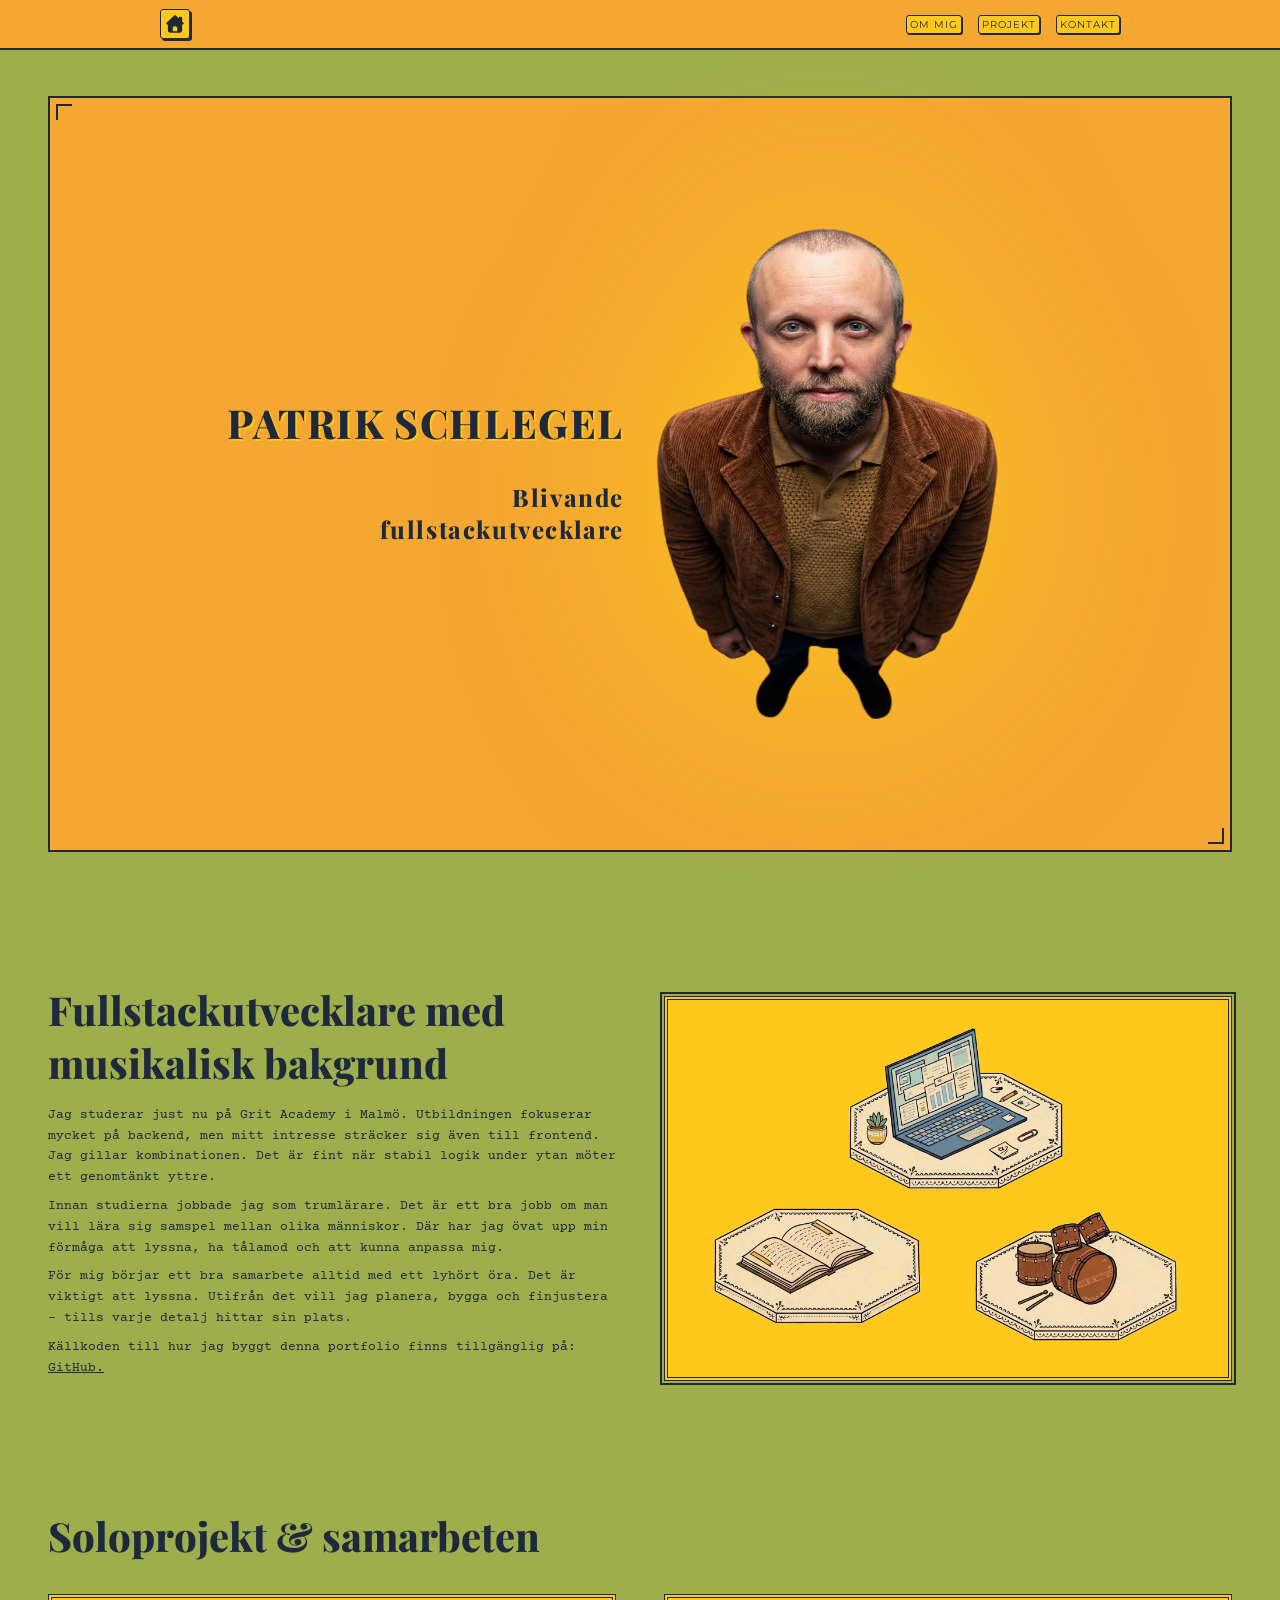
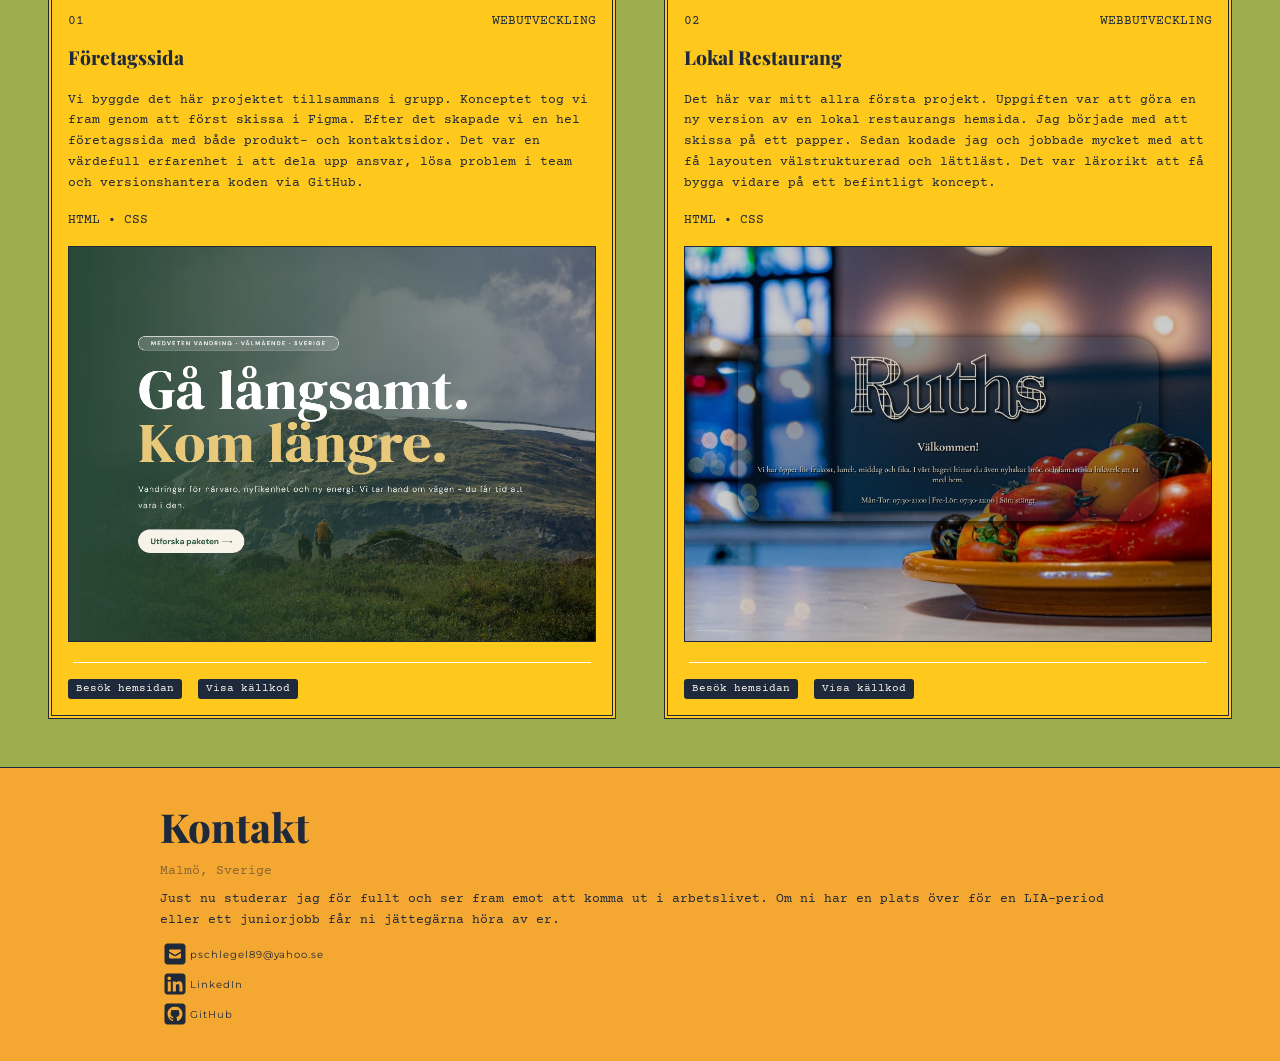
<file: index.html>
<!doctype html>
<html lang="en">
    <head>
        <meta charset="UTF-8" />
        <meta name="viewport" content="width=device-width, initial-scale=1.0" />
        <title>Patrik Schlegel | Portfolio</title>

        <link rel="icon" type="image/png" href="Icons/Faviccon.png" />
        <link rel="stylesheet" href="style.css" />
    </head>
    <body>
        <header class="navbar">
            <div class="logga">
                <a href="#"
                    ><img
                        src="Icons/house-chimney-solid-full.svg"
                        class="logga-hem"
                        alt="logga"
                /></a>
            </div>
            <nav>
                <ul class="navlänkar">
                    <li><a href="#om-mig">Om mig</a></li>
                    <li><a href="#projekt">Projekt</a></li>
                    <li><a href="#kontakt">Kontakt</a></li>
                </ul>
            </nav>
        </header>
        <main>
            <section id="hem">
                <div class="hem-container">
                    <div class="namn">
                        <h1>Patrik Schlegel</h1>
                    </div>
                    <img
                        src="Images/ProfilbildStor-Photoroom.png"
                        class="porträtt-img"
                        alt="porträtt"
                    />
                    <div class="titel">
                        <h2>Blivande <br />fullstackutvecklare</h2>
                    </div>
                </div>
            </section>

            <section id="om-mig">
                <div class="om-mig-container">
                    <div class="om-mig-text">
                        <h2>Fullstackutvecklare med musikalisk bakgrund</h2>
                        <p>
                            Jag studerar just nu på Grit Academy i Malmö.
                            Utbildningen fokuserar mycket på backend, men mitt
                            intresse sträcker sig även till frontend. Jag gillar
                            kombinationen. Det är fint när stabil logik under
                            ytan möter ett genomtänkt yttre.
                        </p>
                        <p>
                            Innan studierna jobbade jag som trumlärare. Det är
                            ett bra jobb om man vill lära sig samspel mellan
                            olika människor. Där har jag övat upp min förmåga
                            att lyssna, ha tålamod och att kunna anpassa mig.
                        </p>
                        <p>
                            För mig börjar ett bra samarbete alltid med ett
                            lyhört öra. Det är viktigt att lyssna. Utifrån det
                            vill jag planera, bygga och finjustera - tills varje
                            detalj hittar sin plats.
                        </p>
                        <p>
                            Källkoden till hur jag byggt denna portfolio finns
                            tillgänglig på:
                            <a
                                href="https://github.com/Patrik121212/JAVA26-Patrik-Schlegel-Portfolio"
                                target="_blank"
                                class="github-portfolio"
                                >GitHub.</a
                            >
                        </p>
                    </div>

                    <div class="om-mig-bild">
                        <img
                            src="Images/PHOTO-2026-10-11-11-45-18.png"
                            alt="bild"
                        />
                    </div>
                </div>
            </section>

            <section id="projekt">
                <div class="projekt-container">
                    <h2>Soloprojekt & samarbeten</h2>

                    <div class="projekt-boxar">
                        <article class="projekt-box">
                            <div class="projekt-header">
                                <span class="projekt-nummer">01</span>
                                <span class="projekt-kategori"
                                    >Webutveckling</span
                                >
                            </div>
                            <div class="projekt-text">
                                <h3>Företagssida</h3>
                                <p>
                                    Vi byggde det här projektet tillsammans i
                                    grupp. Konceptet tog vi fram genom att först
                                    skissa i Figma. Efter det skapade vi en hel
                                    företagssida med både produkt- och
                                    kontaktsidor. Det var en värdefull
                                    erfarenhet i att dela upp ansvar, lösa
                                    problem i team och versionshantera koden via
                                    GitHub.
                                </p>
                            </div>
                            <p class="projekt-tekniker">HTML • CSS</p>
                            <div class="projekt-bild">
                                <img
                                    src="Images/Projekt/Screenshot 2026-10-14 at 18-34-49 Natursteg.png"
                                    alt=""
                                />
                            </div>
                            <hr />
                            <div class="projektlänkar-container">
                                <a
                                    href="https://patrik121212.github.io/Foretagssida-Patrik-Schlegel/"
                                    target="_blank"
                                    class="projekt-länk"
                                    >Besök hemsidan</a
                                >
                                <a
                                    href="https://github.com/Patrik121212/Foretagssida-Patrik-Schlegel"
                                    target="_blank"
                                    class="projekt-länk"
                                    >Visa källkod</a
                                >
                            </div>
                        </article>

                        <article class="projekt-box">
                            <div class="projekt-header">
                                <span class="projekt-nummer">02</span>
                                <span class="projekt-kategori"
                                    >Webbutveckling</span
                                >
                            </div>
                            <div class="projekt-text">
                                <h3>Lokal Restaurang</h3>
                                <p>
                                    Det här var mitt allra första projekt.
                                    Uppgiften var att göra en ny version av en
                                    lokal restaurangs hemsida. Jag började med
                                    att skissa på ett papper. Sedan kodade jag
                                    och jobbade mycket med att få layouten
                                    välstrukturerad och lättläst. Det var
                                    lärorikt att få bygga vidare på ett
                                    befintligt koncept.
                                </p>
                            </div>
                            <p class="projekt-tekniker">HTML • CSS</p>
                            <div class="projekt-bild">
                                <img
                                    src="Images/Projekt/Screenshot 2026-10-14 at 18-35-33 Ruths Malmö Restaurang & bar.png"
                                    alt=""
                                />
                            </div>
                            <hr />
                            <div class="projektlänkar-container">
                                <a
                                    href="https://patrik121212.github.io/Lokal-restaurang-Patrik-Schlegel/"
                                    target="_blank"
                                    class="projekt-länk"
                                    >Besök hemsidan</a
                                >
                                <a
                                    href="https://github.com/Patrik121212/Lokal-restaurang-Patrik-Schlegel"
                                    target="_blank"
                                    class="projekt-länk"
                                    >Visa källkod</a
                                >
                            </div>
                        </article>
                    </div>
                </div>
            </section>
        </main>

        <footer id="kontakt">
            <div class="kontakt-container">
                <div>
                    <div class="kontakt-introtext">
                        <h2>Kontakt</h2>
                        <p class="kontakt-ort">Malmö, Sverige</p>
                        <p>
                            Just nu studerar jag för fullt och ser fram emot att
                            komma ut i arbetslivet. Om ni har en plats över för
                            en LIA-period eller ett juniorjobb får ni jättegärna
                            höra av er.
                        </p>
                    </div>

                    <div class="kontakt-adresser">
                        <a href="mailto:pschlegel89@yahoo.se"
                            ><img
                                src="Icons/square-envelope-solid-full.svg"
                                alt="maila mig"
                                class="kontakt-icon"
                            /><span> pschlegel89@yahoo.se</span>
                        </a>

                        <a
                            href="https://www.linkedin.com/in/patrik-schlegel-1904b5435/"
                            target="_blank"
                            ><img
                                src="Icons/square-linkedin-brands-solid-full.svg"
                                alt="linkedin"
                                class="kontakt-icon"
                            />
                            <span>LinkedIn</span>
                        </a>

                        <a
                            href="https://github.com/Patrik121212"
                            target="_blank"
                            ><img
                                src="Icons/square-github-brands-solid-full.svg"
                                alt="github"
                                class="kontakt-icon"
                            />
                            <span>GitHub</span>
                        </a>
                    </div>
                </div>
            </div>
        </footer>
    </body>
</html>
</file>
<file: style.css>
/* === FONTREGISTER === */

/* BrödFont */

@font-face {
    font-family: "CourierPrime";
    src: url(Fonts/CourierPrime/CourierPrime-Regular.ttf) format("truetype");
    font-weight: 400;
    font-style: normal;
}

@font-face {
    font-family: "CourierPrime";
    src: url(Fonts/CourierPrime/CourierPrime-Italic.ttf) format("truetype");
    font-weight: 400;
    font-style: italic;
}

/* RubrikFont */

@font-face {
    font-family: "PlayfairDisplay";
    src: url(Fonts/PlayfairDisplay/PlayfairDisplay-ExtraBold.ttf)
        format("truetype");
    font-weight: 900;
    font-style: normal;
}

/* BoxFont */

@font-face {
    font-family: "Montserrat";
    src: url(Fonts/Montserrat/Montserrat-Regular.ttf) format("truetype");
    font-weight: 700;
    font-style: normal;
}

/* === GLOBALA VARIABLAR === */

:root {
    /* INPIRERAT AV WEZ ANDERSSONS MOONRISE KINGDOM ESTETIK */

    --bröd-font: "CourierPrime", monospace;
    --rubrik-font: "PlayfairDisplay", Georgia, sans-serif;
    --boxtext-font: "Montserrat", sans-serif;

    --box-color1: #f4a731;
    --box-color2: #ffc81d;
    --box-color3: #fcf8ed;

    --bg-color: #9eae4c;

    --text-color: #1e293b;

    --padding-small: 0.5rem;
    --padding-medium: 1rem;
    --padding-large: 3rem;
}

/* === NOLLSTÄLLNING === */

* {
    box-sizing: border-box;
    margin: 0;
    padding: 0;
}

/* === ANVÄNDNING === */

html {
    scroll-behavior: smooth;
}

body {
    color: var(--text-color);
}

p {
    font-family: var(--bröd-font);
    font-weight: 300;
    font-size: 0.75rem;

    line-height: 1.6;
}

h1 {
    font-family: var(--rubrik-font);
    font-weight: 900;
    font-size: 1.7rem;

    text-transform: uppercase;
    text-shadow: 2px 2px 0px var(--box-color2);
}

h2 {
    font-family: var(--rubrik-font);
    font-weight: 700;
    font-size: 1.5rem;

    margin-bottom: 0.5rem;
}

h3 {
    font-family: var(--rubrik-font);
    font-weight: 900;
    font-size: 1.2rem;
}

hr {
    border: none;
    border-top: 1px solid var(--box-color3);
    width: 98%;
    margin: auto;
}

/* === HEADER === */

header {
    position: sticky;
    top: 0;
    z-index: 10;

    display: flex;
    justify-content: space-between;
    align-items: center;

    width: 100%;

    padding: var(--padding-small);

    background-color: var(--box-color1);
    min-height: 3rem;

    box-shadow: 0px 2px 0px 0px var(--text-color);
}

nav ul {
    display: flex;
    gap: 1rem;
}

.logga-hem {
    display: block;
    height: 30px;
    width: 30px;

    background-color: var(--box-color2);
    padding: 0.2rem;

    border: 1px solid var(--text-color);
    box-shadow: 2px 2px 0px 0px var(--text-color);
    /*  border: 1px solid var(--text-color); */
    border-radius: 3px;

    transition: all 0.2s ease;
}

.navlänkar a {
    display: inline-block;

    font-family: var(--boxtext-font);
    font-weight: 700;
    font-size: 0.6rem;

    letter-spacing: 0.1em;

    text-decoration: none;
    text-transform: uppercase;

    color: var(--text-color);

    background-color: var(--box-color2);
    padding: 0.2rem;

    border: 1px solid var(--text-color);
    box-shadow: 1px 1px 0px 0px var(--text-color);
    /*  border: 1px solid var(--text-color); */
    border-radius: 3px;

    transition: all 0.2s ease;
}

.navlänkar a:hover,
.logga-hem:hover {
    transform: translate(-2px, -2px);
    box-shadow: 3px 3px 0px 0px #1e293b;
}

ul {
    list-style: none;
}

/* === HEM === */

#hem {
    display: flex;
    flex-direction: column;
    align-items: center;

    height: calc(100vh - 3rem);
    padding: var(--padding-medium);

    background-color: var(--bg-color);
}

.hem-container {
    display: flex;
    flex-direction: column;
    justify-content: center;
    align-items: center;

    text-align: center;
    gap: 1.5rem;

    width: 100%;
    height: 100%;

    padding: 1.5rem;

    background-color: var(--box-color1);
}

.namn,
.titel {
    z-index: 1;
    letter-spacing: 0.1rem;
}

.porträtt-img {
    max-width: 65%;
    max-height: 75%;

    filter: drop-shadow(0 0 100px var(--box-color2));
}

/* --- border till hem ---  */

.hem-container {
    position: relative;
    border: 2px solid var(--text-color);
}

.hem-container::before,
.hem-container::after {
    content: "";
    position: absolute;
    width: 14px;
    height: 14px;
    border: 2px solid var(--text-color);
    pointer-events: none;
}

.hem-container::before {
    top: 6px;
    left: 6px;
    border-right: none;
    border-bottom: none;
}

.hem-container::after {
    bottom: 6px;
    right: 6px;
    border-left: none;
    border-top: none;
}

/* === OM MIG === */

#om-mig {
    display: flex;
    flex-direction: column;
    align-items: center;

    min-height: auto;
    padding: var(--padding-medium);

    background-color: var(--bg-color);
}

.om-mig-container {
    display: flex;
    flex-direction: column;
    align-items: center;
    gap: 2rem;

    margin-top: 3rem;
}

.om-mig-text {
    display: flex;
    flex-direction: column;
    gap: 0.5rem;
}

.github-portfolio {
    color: var(--text-color);
}

.om-mig-bild {
    width: 100%;
    margin-top: 1rem;

    background: var(--box-color2);

    border: 4px double var(--text-color);
    outline: 2px solid var(--text-color);
    outline-offset: 2px;
}

.om-mig-bild img {
    width: 100%;
    height: auto;
    object-fit: cover;
}

/* === PROJEKT === */

#projekt {
    display: flex;
    flex-direction: column;

    background-color: var(--bg-color);

    min-height: 100vh;
    padding: var(--padding-medium);
}

.projekt-container {
    margin-bottom: 3rem;
}

.projekt-container h2 {
    margin-top: 3rem;
    margin-bottom: 2rem;
}

.projekt-boxar {
    display: grid;
    grid-template-columns: 1fr;

    gap: 3rem;
}

.projekt-box {
    display: flex;
    flex-direction: column;

    width: 100%;
    height: 100%;
    margin: auto;

    gap: 1.2rem;

    padding: var(--padding-medium);

    border: 4px double var(--text-color);

    background-color: var(--box-color2);
}

.projekt-header {
    display: flex;
    justify-content: space-between;
}

.projekt-text {
    display: flex;
    flex-direction: column;
    gap: 1.2rem;
}

.projekt-nummer,
.projekt-kategori {
    font-family: var(--bröd-font);
    text-transform: uppercase;
    font-weight: 400;
    font-size: 0.8rem;
}

.projekt-tekniker {
    display: flex;
    gap: 1rem;
}

.projekt-bild img {
    width: 100%;
    height: auto;

    border: 1px solid var(--text-color);

    background-color: var(--box-color3);
}

.projektlänkar-container {
    display: flex;
    gap: 1rem;
}

.projekt-länk {
    text-decoration: none;
    font-family: var(--bröd-font);
    font-size: 0.7rem;
    color: var(--box-color3);

    background-color: var(--text-color);
    width: fit-content;

    padding: 0.2rem 0.5rem;
    border-radius: 3px;
}

/* === KONTAKT === */

#kontakt {
    display: flex;
    flex-direction: column;

    height: auto;
    padding: var(--padding-small);

    border-top: 1px solid var(--text-color);
    background-color: var(--box-color1);
}

.kontakt-container {
    display: flex;
    flex-direction: column;
}

.kontakt-adresser {
    display: flex;
    flex-direction: column;
}

.kontakt-container p {
    margin-bottom: 0.5rem;
}

.kontakt-ort {
    opacity: 0.5;
}

.kontakt-icon {
    height: 30px;
    width: 30px;
}

.kontakt-adresser a {
    display: flex;
    align-items: center;

    width: fit-content;

    font-family: var(--boxtext-font);
    font-size: 0.6rem;
    letter-spacing: 0.1em;
    color: var(--text-color);

    text-decoration: none;
}

/* ANPASSAR TILL DATORSKÄRM */

@media (min-width: 1024px) {
    /* ANVÄNDNING */

    h2 {
        font-size: 2.5rem;
    }

    p {
        font-size: 0.8rem;
        line-height: 1.3rem;
    }

    /* NAVBAR */

    .navbar {
        padding: 0 10rem;
    }

    /* HEM */

    #hem {
        padding: var(--padding-large);
        background-color: var(--bg-color);
    }

    /*    .hem-container {
        display: grid;
        grid-template-columns: 1fr 1.6fr 1fr;
        align-items: center;

        max-width: 1200px;
        padding: var(--padding-large);
    } */

    .hem-container {
        display: grid;
        grid-template-columns: minmax(0, 1fr) minmax(0, 1fr);
        align-items: center;
        gap: 2rem;

        width: 100%;
        max-width: 1200px;
        padding: var(--padding-large);

        grid-template-areas:
            "namn-yta bild-yta"
            "titel-yta bild-yta";
    }

    .namn {
        grid-area: namn-yta;
        text-align: right;
        align-self: flex-end;
    }

    .namn h1 {
        font-size: 2.5rem;
        letter-spacing: 0.1rem;
    }

    .titel {
        grid-area: titel-yta;
        text-align: right;
        align-self: flex-start;
    }

    .titel h2 {
        font-size: 1.5rem;
        letter-spacing: 0.1rem;
    }

    .porträtt-img {
        grid-area: bild-yta;
        justify-self: start;

        display: block;
        width: 100%;
        height: auto;
    }

    /* OM MIG */

    #om-mig {
        padding: var(--padding-large);
    }

    .om-mig-container {
        max-width: 1200px;
        margin-top: 2rem;

        display: grid;
        grid-template-columns: repeat(2, 1fr);
        gap: 3rem;
    }

    .om-mig-text {
        max-width: 600px;
    }

    /* PROJEKT */

    #projekt {
        padding: var(--padding-large);
    }

    .projekt-container {
        max-width: 1200px;
        margin: auto;
    }

    .projekt-container h2 {
        margin-top: 2rem;
    }

    .projekt-boxar {
        grid-template-columns: repeat(2, 1fr);
        grid-auto-rows: 1fr;
        gap: 3rem;
    }

    .projekt-box {
        display: grid;
        grid-template-rows: auto 1fr auto auto auto;
        gap: 1rem;
        height: 100%;
    }

    .projekt-bild img {
        width: 100%;
        aspect-ratio: 4/3;
        min-height: auto;
        object-fit: cover;
    }

    /* FOOTER */

    #kontakt {
        padding: 2rem 10rem;
    }
}

@media (prefers-color-scheme: dark) {
    :root {
        --bg-color: #1f2714;

        --box-color1: #d98616;
        --box-color2: #e0ac10;

        --box-color3: #2d3822;

        --text-color: #fcf8ed;
    }

    .logga-hem {
        box-shadow: 2px 2px 0px 0px var(--bg-color);
    }
    .navlänkar a {
        box-shadow: 1px 1px 0px 0px var(--bg-color);
    }
}
</file>
